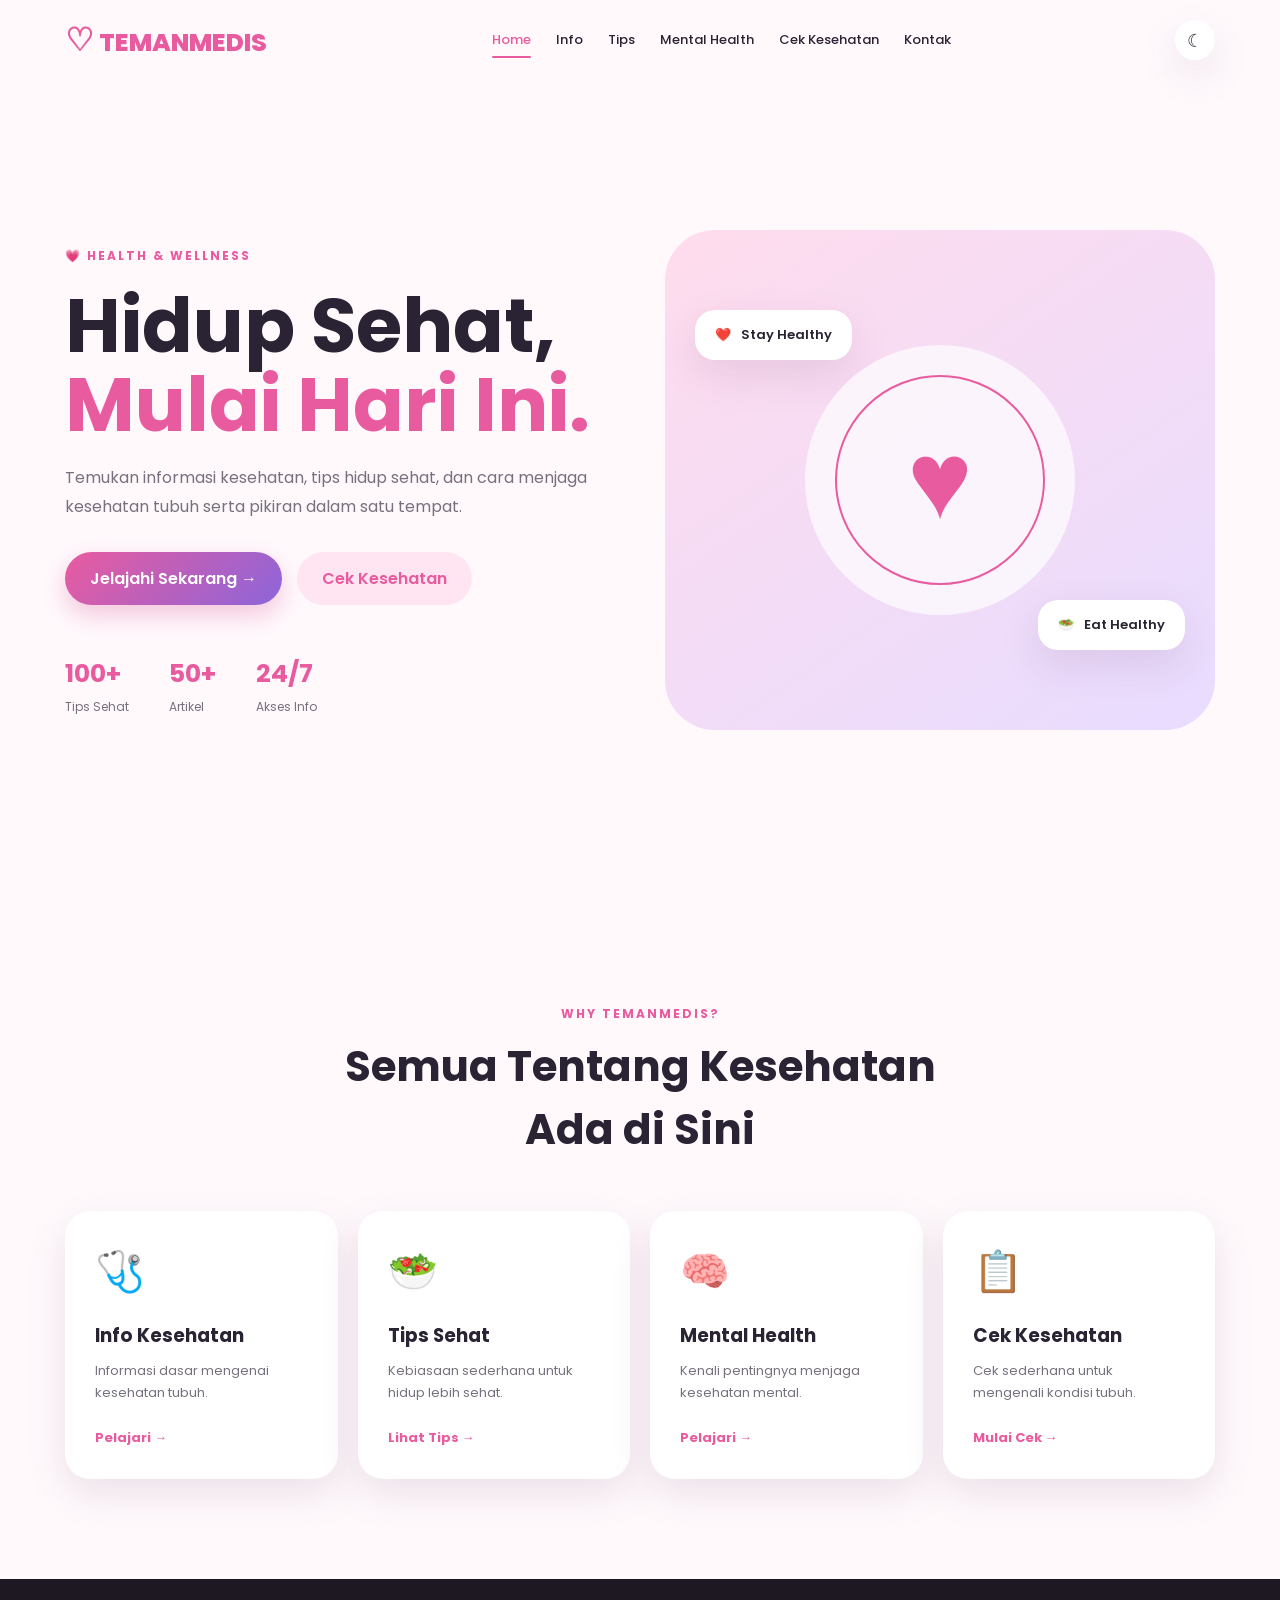
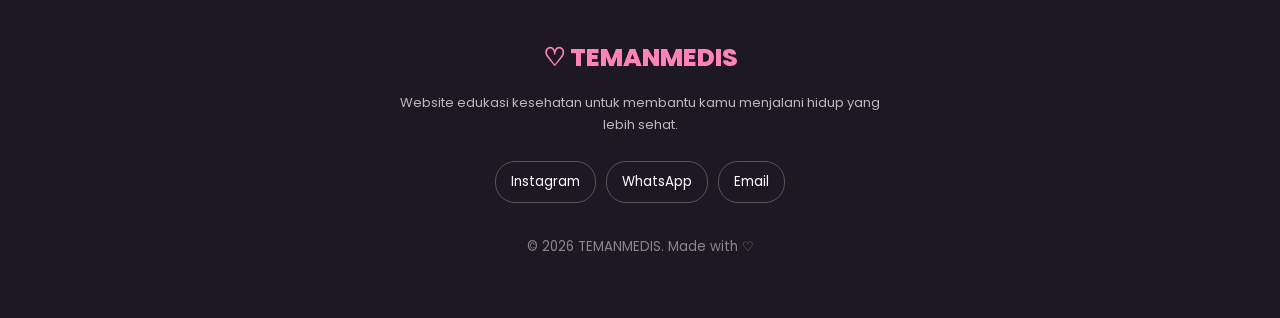
<file: index.html>
<!DOCTYPE html>
<html lang="id">

<head>
    <meta charset="UTF-8">
    <meta name="viewport" content="width=device-width, initial-scale=1.0">

    <title>TEMANMEDIS - Home</title>

    <link rel="stylesheet" href="style.css">

    <link rel="preconnect" href="https://fonts.googleapis.com">
    <link rel="preconnect" href="https://fonts.gstatic.com" crossorigin>

    <link
        href="https://fonts.googleapis.com/css2?family=Poppins:wght@300;400;500;600;700;800&display=swap"
        rel="stylesheet">
</head>

<body>

    <!-- LOADING -->
    <div class="loader" id="loader">
        <div class="loader-heart">♥</div>
        <p>Menyiapkan TEMANMEDIS...</p>
    </div>


    <!-- NAVBAR -->
    <header>
        <nav class="navbar">

            <a href="index.html" class="logo">
                <span>♡</span> TEMANMEDIS
            </a>

            <div class="nav-menu" id="navMenu">

                <a href="index.html" class="active">Home</a>

                <a href="info.html">Info</a>

                <a href="tips.html">Tips</a>

                <a href="mental.html">Mental Health</a>

                <a href="check.html">Cek Kesehatan</a>

                <a href="contact.html">Kontak</a>

            </div>

            <div class="nav-buttons">

                <button
                    class="theme-btn"
                    id="themeBtn"
                    aria-label="Ganti tema">
                    ☾
                </button>

                <button
                    class="menu-btn"
                    id="menuBtn"
                    aria-label="Buka menu">
                    ☰
                </button>

            </div>

        </nav>
    </header>


    <!-- HERO -->
    <main>

        <section class="hero">

            <div class="hero-text reveal">

                <span class="badge">
                    💗 HEALTH & WELLNESS
                </span>

                <h1>
                    Hidup Sehat,
                    <span>Mulai Hari Ini.</span>
                </h1>

                <p>
                    Temukan informasi kesehatan, tips hidup sehat,
                    dan cara menjaga kesehatan tubuh serta pikiran
                    dalam satu tempat.
                </p>

                <div class="hero-buttons">

                    <a href="info.html" class="btn primary">
                        Jelajahi Sekarang →
                    </a>

                    <a href="check.html" class="btn secondary">
                        Cek Kesehatan
                    </a>

                </div>

                <div class="mini-stats">

                    <div>
                        <strong>100+</strong>
                        <span>Tips Sehat</span>
                    </div>

                    <div>
                        <strong>50+</strong>
                        <span>Artikel</span>
                    </div>

                    <div>
                        <strong>24/7</strong>
                        <span>Akses Info</span>
                    </div>

                </div>

            </div>


            <div class="hero-card reveal">

                <div class="floating-card card-one">
                    ❤️
                    <span>Stay Healthy</span>
                </div>

                <div class="health-circle">

                    <div class="pulse"></div>

                    <div class="heart">
                        ♥️
                    </div>

                </div>

                <div class="floating-card card-two">
                    🥗
                    <span>Eat Healthy</span>
                </div>

            </div>

        </section>


        <!-- FEATURES -->
        <section class="features">

            <div class="section-title reveal">

                <span>WHY TEMANMEDIS?</span>

                <h2>
                    Semua Tentang Kesehatan
                    <br>
                    <b>Ada di Sini</b>
                </h2>

            </div>


            <div class="feature-grid">
                <div class="feature-card reveal">

                    <div class="icon">🩺</div>

                    <h3>
                        Info Kesehatan
                    </h3>

                    <p>
                        Informasi dasar mengenai
                        kesehatan tubuh.
                    </p>

                    <a href="info.html">
                        Pelajari →
                    </a>

                </div>


                <div class="feature-card reveal">

                    <div class="icon">🥗</div>

                    <h3>
                        Tips Sehat
                    </h3>

                    <p>
                        Kebiasaan sederhana untuk
                        hidup lebih sehat.
                    </p>

                    <a href="tips.html">
                        Lihat Tips →
                    </a>

                </div>


                <div class="feature-card reveal">

                    <div class="icon">🧠</div>
                    <h3>
                        Mental Health
                    </h3>

                    <p>
                        Kenali pentingnya menjaga
                        kesehatan mental.
                    </p>

                    <a href="mental.html">
                        Pelajari →
                    </a>

                </div>


                <div class="feature-card reveal">

                    <div class="icon">📋</div>

                    <h3>
                        Cek Kesehatan
                    </h3>

                    <p>
                        Cek sederhana untuk mengenali
                        kondisi tubuh.
                    </p>

                    <a href="check.html">
                        Mulai Cek →
                    </a>

                </div>

            </div>

        </section>

    </main>


    <!-- FOOTER -->
    <footer>

        <div class="footer-logo">
            ♡ TEMANMEDIS
        </div>

        <p>
            Website edukasi kesehatan untuk membantu
            kamu menjalani hidup yang lebih sehat.
        </p>

        <div class="social">

            <button>Instagram</button>
            <button>WhatsApp</button>
            <button>Email</button>

        </div>

        <small>
            © 2026 TEMANMEDIS. Made with ♡
        </small>

    </footer>


    <script src="script.js"></script>

</body>

</html>
</file>
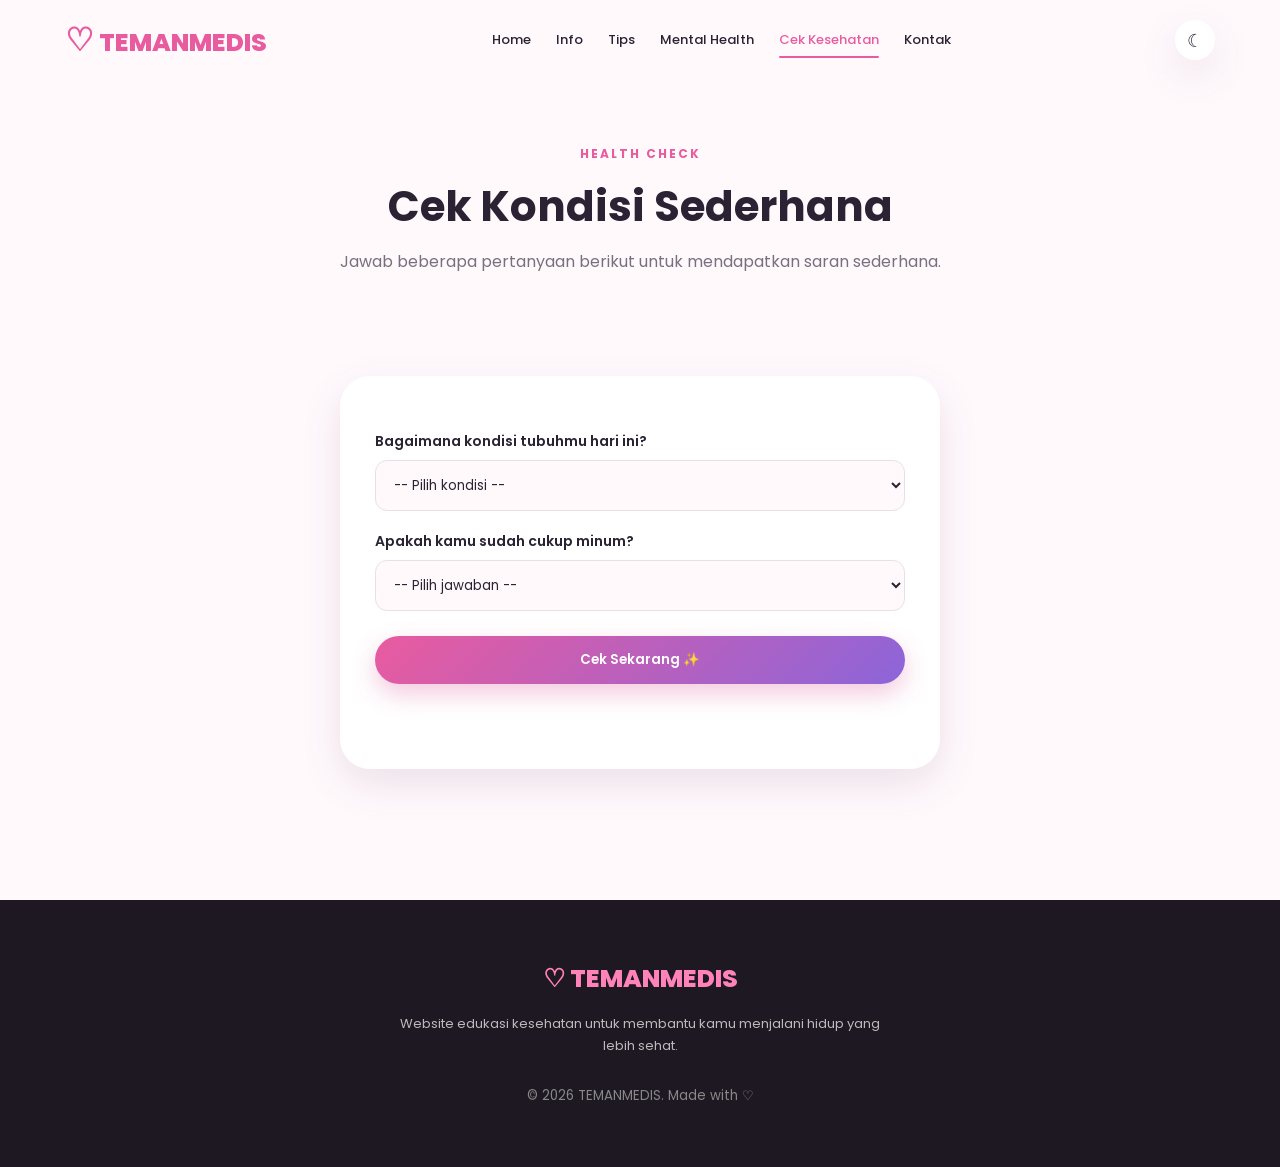
<file: check.html>
<!DOCTYPE html>
<html lang="id">

<head>

    <meta charset="UTF-8">
    <meta name="viewport" content="width=device-width, initial-scale=1.0">

    <title>TEMANMEDIS - Cek Kesehatan</title>

    <link rel="stylesheet" href="style.css">

    <link rel="preconnect" href="https://fonts.googleapis.com">
    <link rel="preconnect" href="https://fonts.gstatic.com" crossorigin>

    <link
        href="https://fonts.googleapis.com/css2?family=Poppins:wght@300;400;500;600;700;800&display=swap"
        rel="stylesheet">

</head>

<body>

    <div class="loader" id="loader">

        <div class="loader-heart">
            ♥
        </div>

        <p>
            Menyiapkan TEMANMEDIS...
        </p>

    </div>


    <header>

        <nav class="navbar">

            <a href="index.html" class="logo">
                <span>♡</span> TEMANMEDIS
            </a>


            <div class="nav-menu" id="navMenu">

                <a href="index.html">
                    Home
                </a>

                <a href="info.html">
                    Info
                </a>

                <a href="tips.html">
                    Tips
                </a>

                <a href="mental.html">
                    Mental Health
                </a>

                <a href="check.html" class="active">
                    Cek Kesehatan
                </a>

                <a href="contact.html">
                    Kontak
                </a>

            </div>


            <div class="nav-buttons">

                <button
                    class="theme-btn"
                    id="themeBtn">
                    ☾
                </button>

                <button
                    class="menu-btn"
                    id="menuBtn">
                    ☰
                </button>

            </div>

        </nav>

    </header>


    <main>

        <section class="check-section">

            <div class="section-title reveal">

                <span>
                    HEALTH CHECK
                </span>

                <h2>
                    Cek Kondisi Sederhana
                </h2>

                <p>
                    Jawab beberapa pertanyaan
                    berikut untuk mendapatkan saran sederhana.
                </p>

            </div>


            <div class="check-box reveal">

                <label for="condition">
                    Bagaimana kondisi tubuhmu hari ini?
                </label>

                <select id="condition">

                    <option value="">
                        -- Pilih kondisi --
                    </option>

                    <option value="baik">
                        Saya merasa baik 😊
                    </option>

                    <option value="lelah">
                        Saya merasa lelah 😴
                    </option>

                    <option value="kurang">
                        Saya kurang sehat 🤒
                    </option>

                </select>


                <label for="water">
                    Apakah kamu sudah cukup minum?
                </label>

                <select id="water">

                    <option value="">
                        -- Pilih jawaban --
                    </option>

                    <option value="yes">
                        Sudah 💧
                    </option>

                    <option value="no">
                        Belum
                    </option>

                </select>


                <button
                    class="btn primary full"
                    onclick="checkHealth()">

                    Cek Sekarang ✨

                </button>


                <div id="result"></div>

            </div>

        </section>

    </main>


    <footer>

        <div class="footer-logo">
            ♡ TEMANMEDIS
        </div>
  <p>
            Website edukasi kesehatan untuk membantu
            kamu menjalani hidup yang lebih sehat.
        </p>

        <small>
            © 2026 TEMANMEDIS. Made with ♡
        </small>

    </footer>


    <script src="script.js"></script>

</body>

</html>
</file>
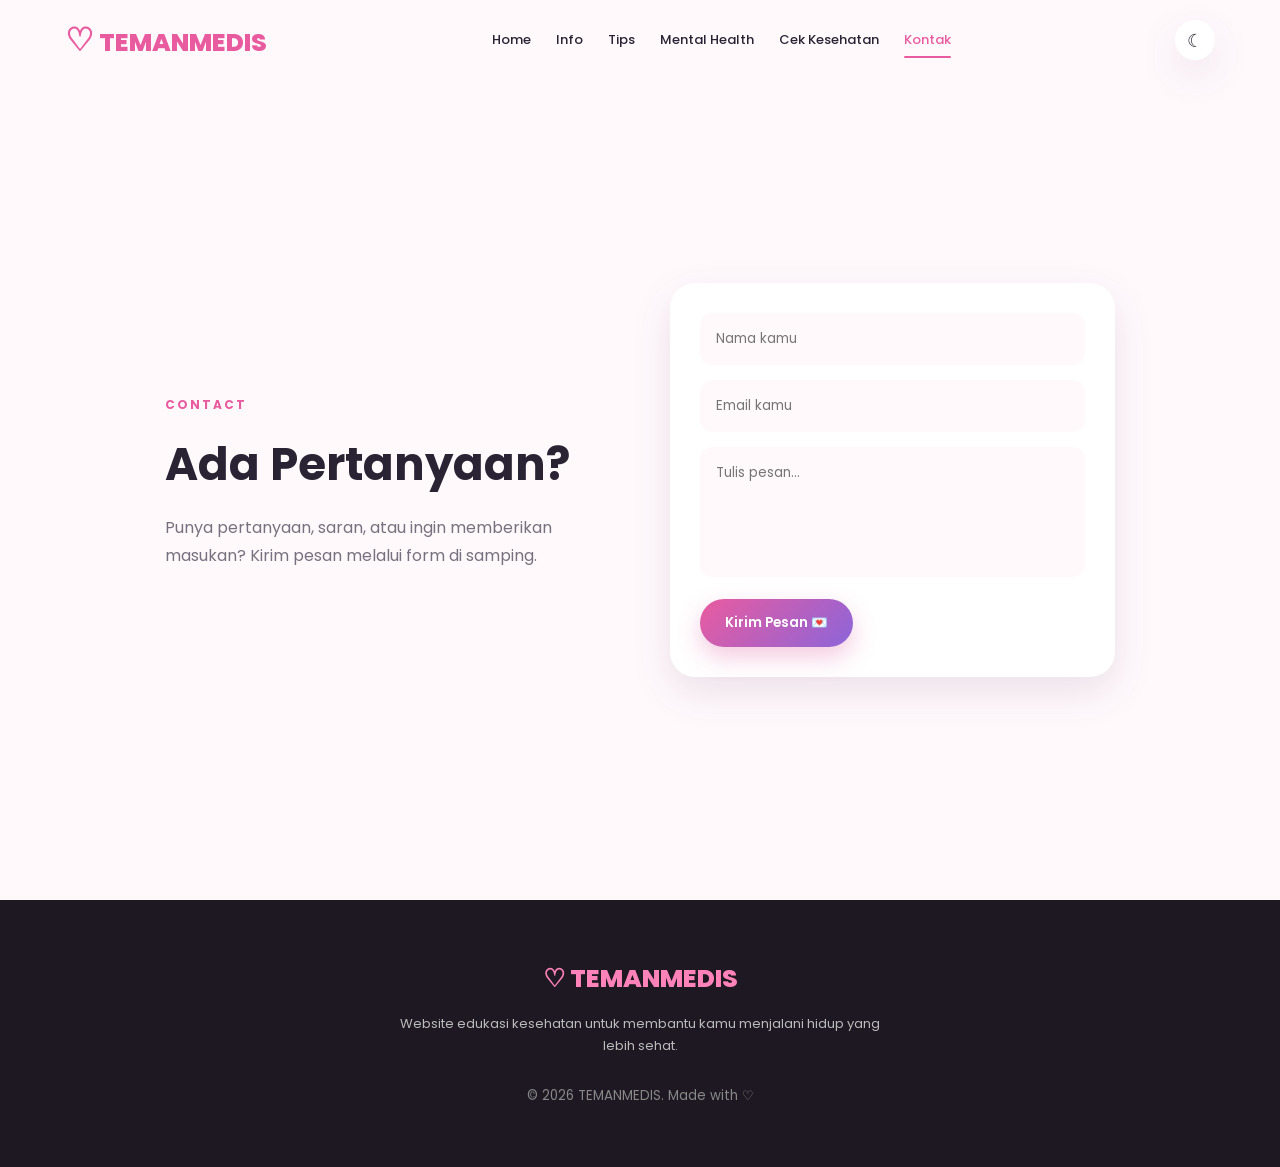
<file: contact.html>
<!DOCTYPE html>
<html lang="id">

<head>

    <meta charset="UTF-8">
    <meta name="viewport" content="width=device-width, initial-scale=1.0">

    <title>TEMANMEDIS - Kontak</title>

    <link rel="stylesheet" href="style.css">

    <link rel="preconnect" href="https://fonts.googleapis.com">
    <link rel="preconnect" href="https://fonts.gstatic.com" crossorigin>

    <link
        href="https://fonts.googleapis.com/css2?family=Poppins:wght@300;400;500;600;700;800&display=swap"
        rel="stylesheet">

</head>

<body>

    <div class="loader" id="loader">

        <div class="loader-heart">
            ♥
        </div>

        <p>
            Menyiapkan TEMANMEDIS...
        </p>

    </div>


    <header>

        <nav class="navbar">

            <a href="index.html" class="logo">
                <span>♡</span> TEMANMEDIS
            </a>


            <div class="nav-menu" id="navMenu">

                <a href="index.html">
                    Home
                </a>

                <a href="info.html">
                    Info
                </a>

                <a href="tips.html">
                    Tips
                </a>

                <a href="mental.html">
                    Mental Health
                </a>

                <a href="check.html">
                    Cek Kesehatan
                </a>

                <a href="contact.html" class="active">
                    Kontak
                </a>

            </div>


            <div class="nav-buttons">

                <button
                    class="theme-btn"
                    id="themeBtn">
                    ☾
                </button>

                <button
                    class="menu-btn"
                    id="menuBtn">
                    ☰
                </button>

            </div>

        </nav>

    </header>


    <main>

        <section class="contact-section">

            <div class="contact-text reveal">

                <span>
                    CONTACT
                </span>

                <h2>
                    Ada Pertanyaan?
                </h2>

                <p>
                    Punya pertanyaan, saran, atau ingin
                    memberikan masukan?
                    Kirim pesan melalui form di samping.
                </p>

            </div>


            <form
                class="contact-form reveal"
                onsubmit="sendMessage(event)">

                <input
                    type="text"
                    id="name"
                    placeholder="Nama kamu"
                    required>


                <input
                    type="email"
                    id="email"
                    placeholder="Email kamu"
                    required>


                <textarea
                    id="message"
                    placeholder="Tulis pesan..."
                    required></textarea>


                <button
                    class="btn primary"
                    type="submit">

                    Kirim Pesan 💌

                </button>

            </form>
  </section>

    </main>


    <footer>

        <div class="footer-logo">
            ♡ TEMANMEDIS
        </div>

        <p>
            Website edukasi kesehatan untuk membantu
            kamu menjalani hidup yang lebih sehat.
        </p>

        <small>
            © 2026 TEMANMEDIS. Made with ♡
        </small>

    </footer>


    <script src="script.js"></script>

</body>

</html>
</file>
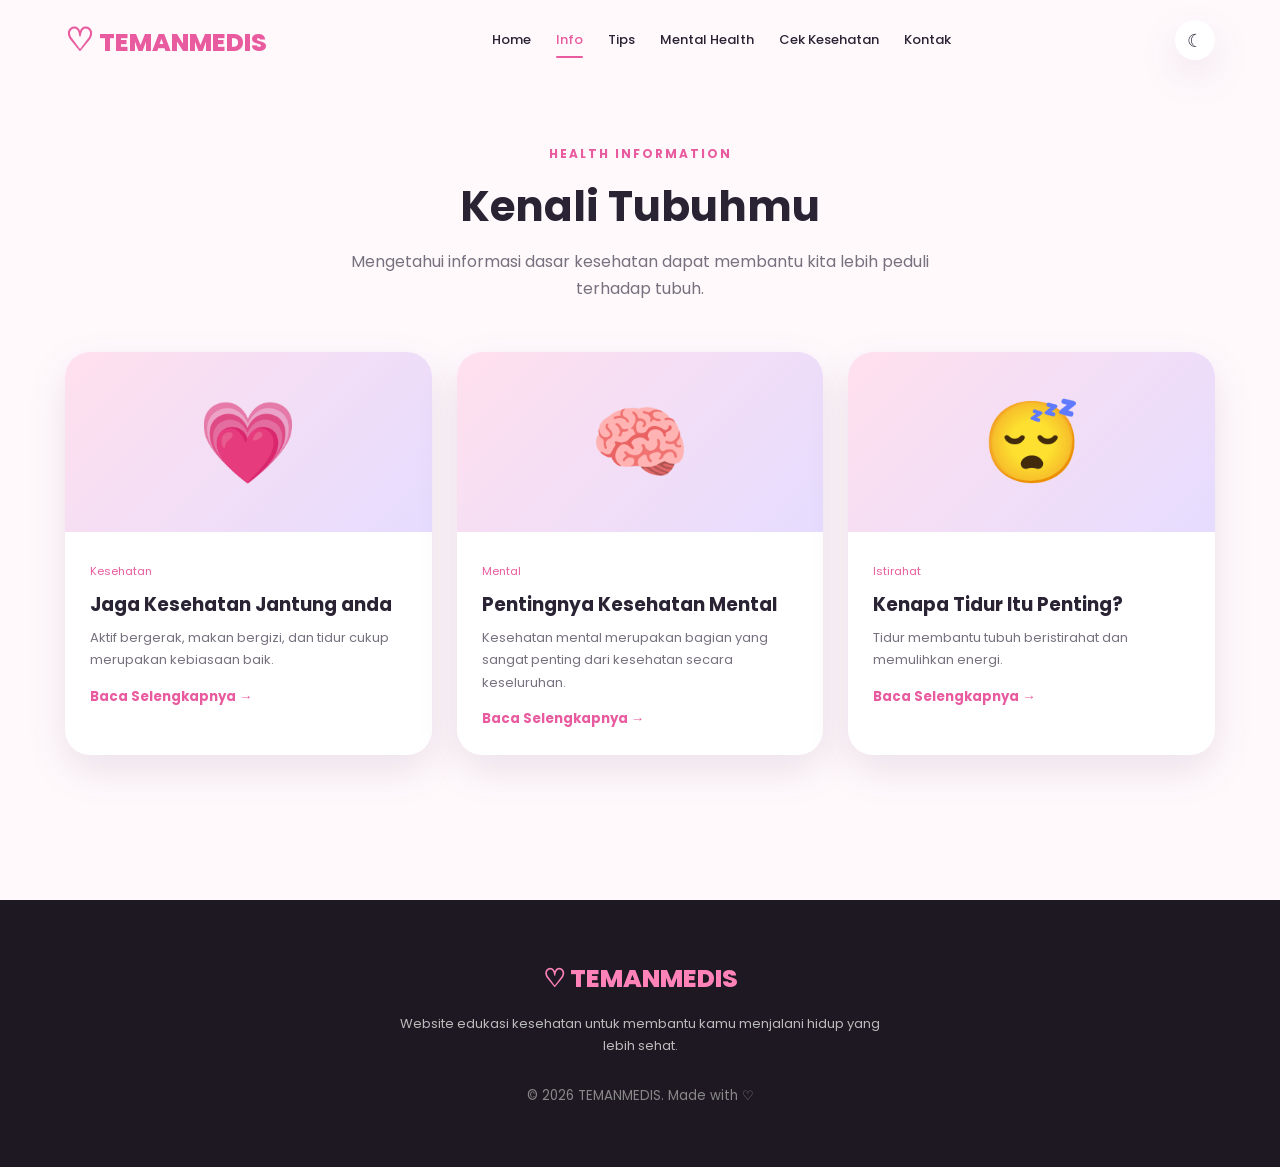
<file: info.html>
<!DOCTYPE html>
<html lang="id">

<head>
    <meta charset="UTF-8">
    <meta name="viewport" content="width=device-width, initial-scale=1.0">

    <title>TEMANMEDIS - Info Kesehatan</title>

    <link rel="stylesheet" href="style.css">

    <link rel="preconnect" href="https://fonts.googleapis.com">
    <link rel="preconnect" href="https://fonts.gstatic.com" crossorigin>

    <link
        href="https://fonts.googleapis.com/css2?family=Poppins:wght@300;400;500;600;700;800&display=swap"
        rel="stylesheet">
</head>

<body>

    <div class="loader" id="loader">
        <div class="loader-heart">♥</div>
        <p>Menyiapkan TEMANMEDIS...</p>
    </div>


    <header>
        <nav class="navbar">

            <a href="index.html" class="logo">
                <span>♡</span> TEMANMEDIS
            </a>

            <div class="nav-menu" id="navMenu">

                <a href="index.html">Home</a>
                <a href="info.html" class="active">Info</a>
                <a href="tips.html">Tips</a>
                <a href="mental.html">Mental Health</a>
                <a href="check.html">Cek Kesehatan</a>
                <a href="contact.html">Kontak</a>

            </div>

            <div class="nav-buttons">

                <button class="theme-btn" id="themeBtn">
                    ☾
                </button>

                <button class="menu-btn" id="menuBtn">
                    ☰
                </button>

            </div>

        </nav>
    </header>


    <main>

        <section class="content-section">

            <div class="section-title reveal">

                <span>HEALTH INFORMATION</span>

                <h2>
                    Kenali Tubuhmu
                </h2>

                <p>
                    Mengetahui informasi dasar kesehatan
                    dapat membantu kita lebih peduli terhadap tubuh.
                </p>

            </div>


            <div class="info-grid">

                <article class="info-card reveal">

                    <div class="info-image">
                        💗
                    </div>

                    <div class="info-content">

                        <span>Kesehatan</span>

                        <h3>
                            Jaga Kesehatan Jantung anda
                        </h3>

                        <p>
                            Aktif bergerak, makan bergizi,
                            dan tidur cukup merupakan kebiasaan baik.
                        </p>

                        <button onclick="showInfo('Jantung')">
                            Baca Selengkapnya →
                        </button>

                    </div>

                </article>


                <article class="info-card reveal">

                    <div class="info-image">
                        🧠
                    </div>

                    <div class="info-content">

                        <span>Mental</span>

                        <h3>
                            Pentingnya Kesehatan Mental
                        </h3>

                        <p>
                            Kesehatan mental merupakan bagian yang sangat 
                            penting dari kesehatan secara keseluruhan.
                        </p>

                        <button onclick="showInfo('Mental')">
                            Baca Selengkapnya →
                        </button>

                    </div>

                </article>


                <article class="info-card reveal">

                    <div class="info-image">
                        😴
                    </div>

                    <div class="info-content">

                        <span>Istirahat</span>

                        <h3>
                            Kenapa Tidur Itu Penting?
                        </h3>

                        <p>
                            Tidur membantu tubuh beristirahat
                            dan memulihkan energi.
                        </p>

                        <button onclick="showInfo('Tidur')">
                            Baca Selengkapnya →
                        </button>

                    </div>

                </article>

            </div>

        </section>

    </main>


    <footer>

        <div class="footer-logo">
            ♡ TEMANMEDIS
        </div>

        <p>
            Website edukasi kesehatan untuk membantu
            kamu menjalani hidup yang lebih sehat.
        </p>

        <small>
            © 2026 TEMANMEDIS. Made with ♡
        </small>

    </footer>


    <!-- MODAL -->
    <div class="modal" id="modal">

        <div class="modal-content">

            <button
                class="close"
                onclick="closeModal()">
                ×
            </button>

            <div id="modalIcon">
                💗
            </div>

            <h2 id="modalTitle">
                Informasi
            </h2>

            <p id="modalText"></p>

            <button
                class="btn primary"
                onclick="closeModal()">
                Mengerti ✓
            </button>

        </div>

    </div>

<script src="script.js"></script>

</body>

</html>
</file>
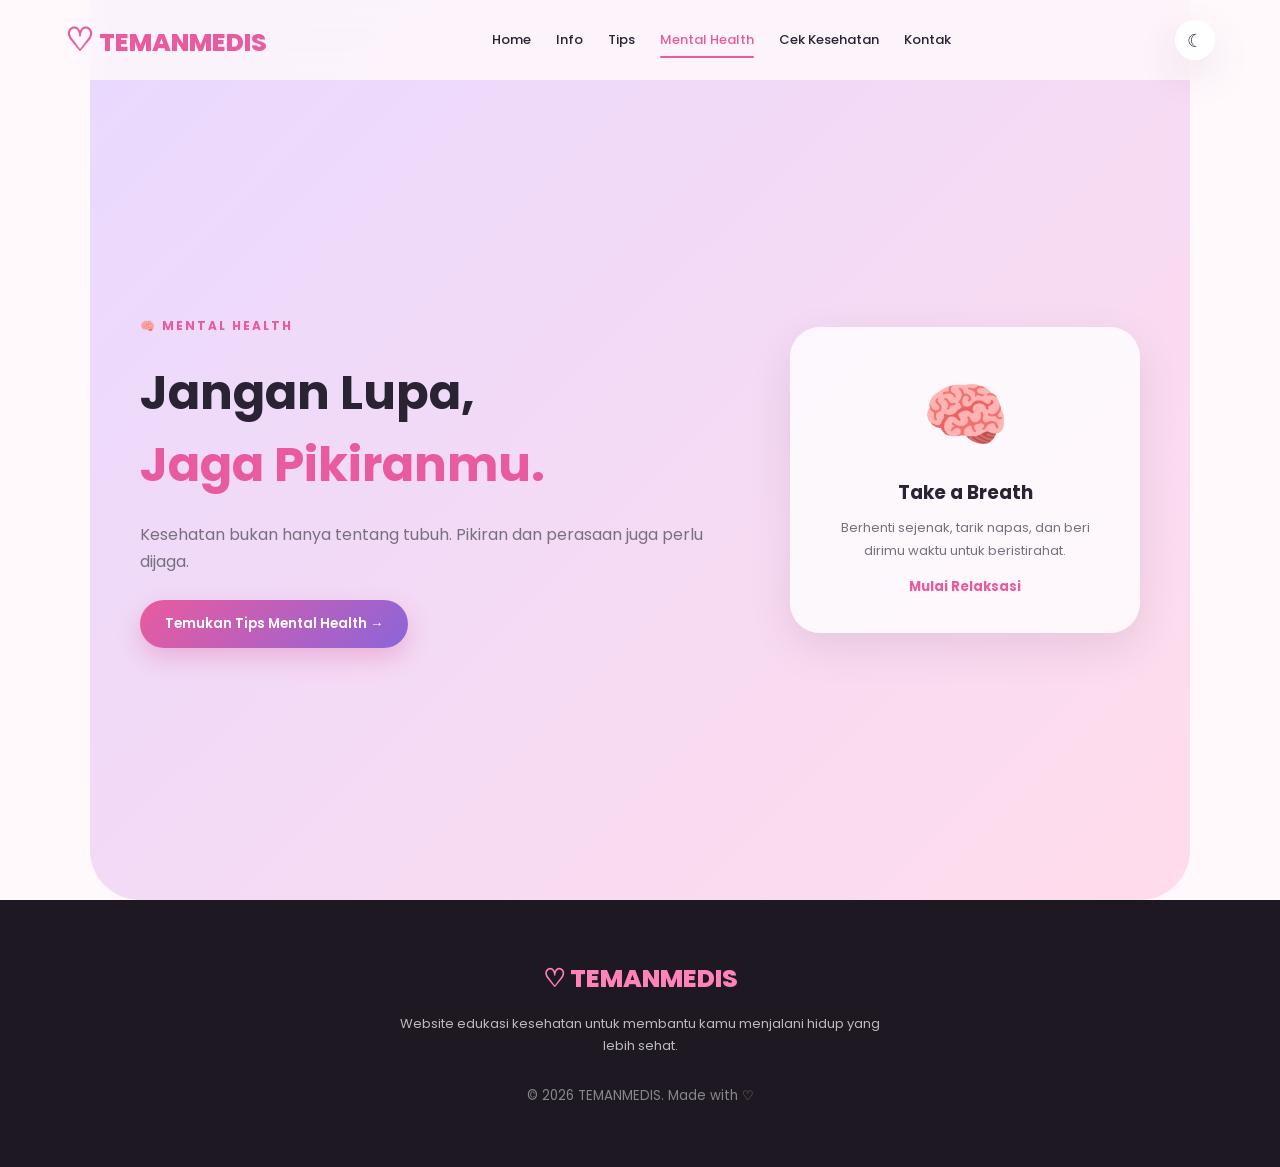
<file: mental.html>
<!DOCTYPE html>
<html lang="id">

<head>

    <meta charset="UTF-8">
    <meta name="viewport" content="width=device-width, initial-scale=1.0">

    <title>TEMANMEDIS - Mental Health</title>

    <link rel="stylesheet" href="style.css">

    <link rel="preconnect" href="https://fonts.googleapis.com">
    <link rel="preconnect" href="https://fonts.gstatic.com" crossorigin>

    <link
        href="https://fonts.googleapis.com/css2?family=Poppins:wght@300;400;500;600;700;800&display=swap"
        rel="stylesheet">

</head>

<body>

    <div class="loader" id="loader">

        <div class="loader-heart">
            ♥
        </div>

        <p>
            Menyiapkan TEMANMEDIS...
        </p>

    </div>


    <header>

        <nav class="navbar">

            <a href="index.html" class="logo">
                <span>♡</span> TEMANMEDIS
            </a>


            <div class="nav-menu" id="navMenu">

                <a href="index.html">
                    Home
                </a>

                <a href="info.html">
                    Info
                </a>

                <a href="tips.html">
                    Tips
                </a>

                <a href="mental.html" class="active">
                    Mental Health
                </a>

                <a href="check.html">
                    Cek Kesehatan
                </a>

                <a href="contact.html">
                    Kontak
                </a>

            </div>


            <div class="nav-buttons">

                <button
                    class="theme-btn"
                    id="themeBtn">
                    ☾
                </button>

                <button
                    class="menu-btn"
                    id="menuBtn">
                    ☰
                </button>

            </div>

        </nav>

    </header>


    <main>

        <section class="mental-section">

            <div class="mental-text reveal">

                <span class="badge">
                    🧠 MENTAL HEALTH
                </span>

                <h2>
                    Jangan Lupa,
                    <span>Jaga Pikiranmu.</span>
                </h2>

                <p>
                    Kesehatan bukan hanya tentang tubuh.
                    Pikiran dan perasaan juga perlu dijaga.
                </p>

                <button
                    class="btn primary"
                    onclick="mentalMessage()">

                    Temukan Tips Mental Health →

                </button>

            </div>


            <div class="mental-box reveal">

                <div class="brain">
                    🧠
                </div>

                <h3>
                    Take a Breath
                </h3>

                <p>
                    Berhenti sejenak, tarik napas,
                    dan beri dirimu waktu untuk beristirahat.
                </p>

                <button onclick="breathingExercise()">
                    Mulai Relaksasi
                </button>

            </div>

        </section>

    </main>


    <footer>

        <div class="footer-logo">
            ♡ TEMANMEDIS
        </div>

        <p>
            Website edukasi kesehatan untuk membantu
            kamu menjalani hidup yang lebih sehat.
        </p>

        <small>
            © 2026 TEMANMEDIS. Made with ♡
        </small>

    </footer>


    <!-- MODAL -->

    <div class="modal" id="modal">

        <div class="modal-content">

            <button
                class="close"
                onclick="closeModal()">
                ×
            </button>

            <div id="modalIcon">
                🧠
            </div>

            <h2 id="modalTitle">
                Informasi
            </h2>

            <p id="modalText"></p>

            <button
                class="btn primary"
                onclick="closeModal()">
                Mengerti ✓
            </button>

        </div>
</div>


    <script src="script.js"></script>

</body>

</html>
</file>
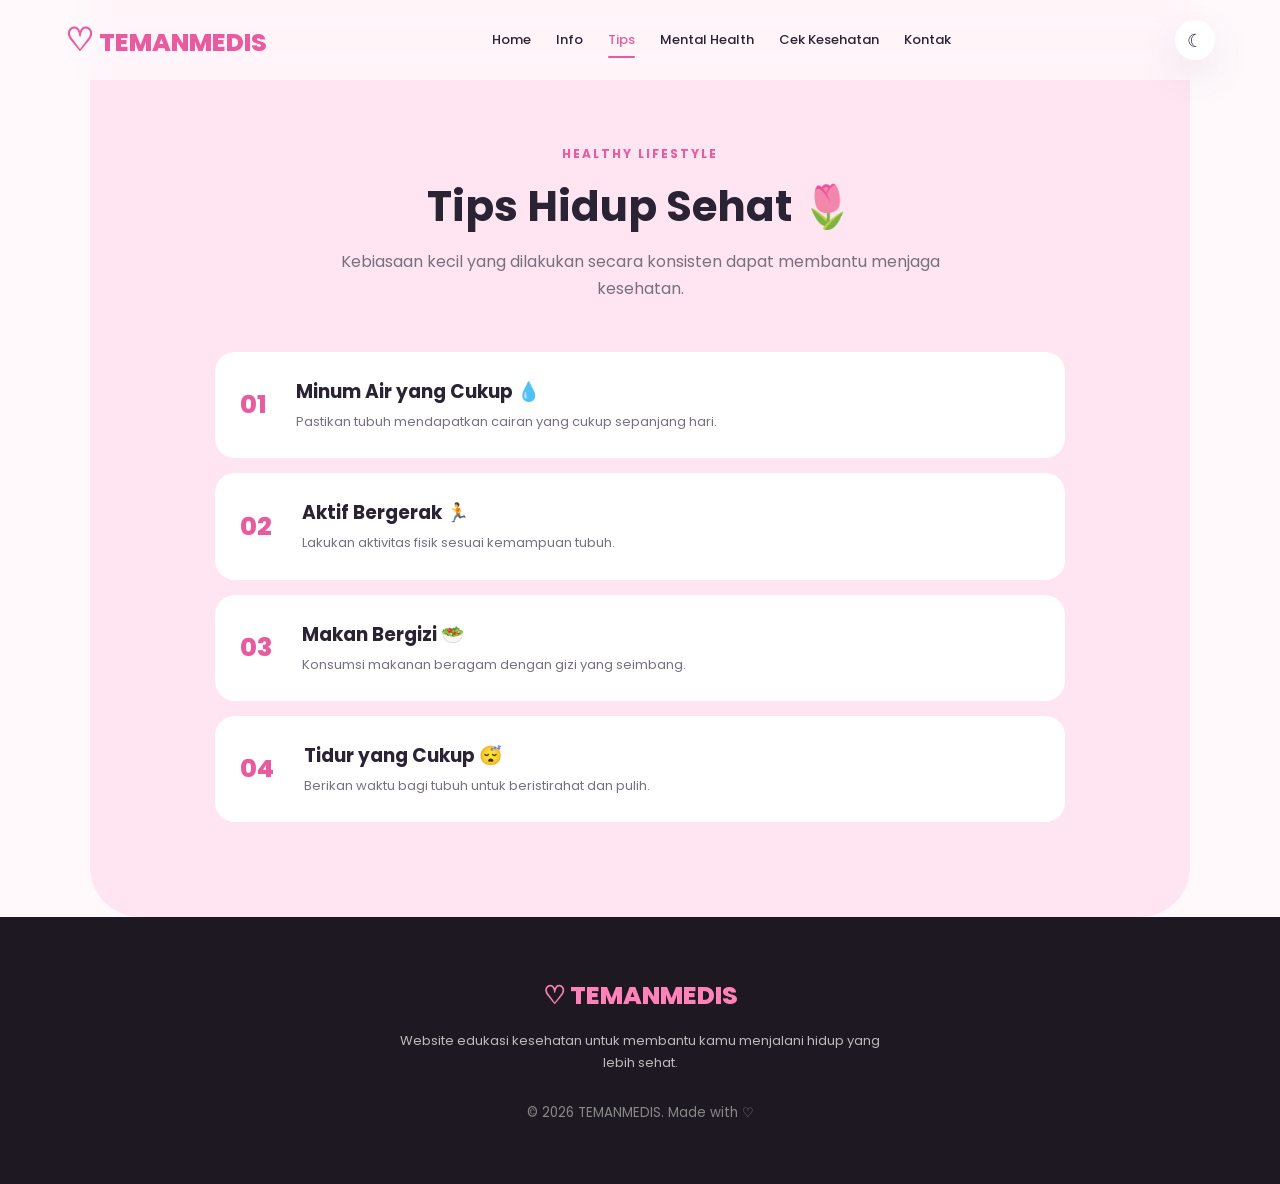
<file: tips.html>
<!DOCTYPE html>
<html lang="id">

<head>

    <meta charset="UTF-8">
    <meta name="viewport" content="width=device-width, initial-scale=1.0">

    <title>TEMANMEDIS - Tips Sehat</title>

    <link rel="stylesheet" href="style.css">

    <link rel="preconnect" href="https://fonts.googleapis.com">
    <link rel="preconnect" href="https://fonts.gstatic.com" crossorigin>

    <link
        href="https://fonts.googleapis.com/css2?family=Poppins:wght@300;400;500;600;700;800&display=swap"
        rel="stylesheet">

</head>

<body>

    <div class="loader" id="loader">

        <div class="loader-heart">
            ♥
        </div>

        <p>
            Menyiapkan TEMANMEDIS...
        </p>

    </div>


    <header>

        <nav class="navbar">

            <a href="index.html" class="logo">
                <span>♡</span> TEMANMEDIS
            </a>


            <div class="nav-menu" id="navMenu">

                <a href="index.html">
                    Home
                </a>

                <a href="info.html">
                    Info
                </a>

                <a href="tips.html" class="active">
                    Tips
                </a>

                <a href="mental.html">
                    Mental Health
                </a>

                <a href="check.html">
                    Cek Kesehatan
                </a>

                <a href="contact.html">
                    Kontak
                </a>

            </div>


            <div class="nav-buttons">

                <button
                    class="theme-btn"
                    id="themeBtn">
                    ☾
                </button>

                <button
                    class="menu-btn"
                    id="menuBtn">
                    ☰
                </button>

            </div>

        </nav>

    </header>


    <main>

        <section class="tips-section">

            <div class="section-title reveal">

                <span>
                    HEALTHY LIFESTYLE
                </span>

                <h2>
                    Tips Hidup Sehat 🌷
                </h2>

                <p>
                    Kebiasaan kecil yang dilakukan
                    secara konsisten dapat membantu
                    menjaga kesehatan.
                </p>

            </div>


            <div class="tips-container">

                <div class="tip reveal">

                    <span>
                        01
                    </span>

                    <div>

                        <h3>
                            Minum Air yang Cukup 💧
                        </h3>

                        <p>
                            Pastikan tubuh mendapatkan
                            cairan yang cukup sepanjang hari.
                        </p>

                    </div>

                </div>


                <div class="tip reveal">

                    <span>
                        02
                    </span>

                    <div>

                        <h3>
                            Aktif Bergerak 🏃
                        </h3>

                        <p>
                            Lakukan aktivitas fisik
                            sesuai kemampuan tubuh.
                        </p>

                    </div>

                </div>


                <div class="tip reveal">

                    <span>
                        03
                    </span>

                    <div>

                        <h3>
                            Makan Bergizi 🥗
                        </h3>

                        <p>
                            Konsumsi makanan beragam
                            dengan gizi yang seimbang.
                        </p>

                    </div>

                </div>


                <div class="tip reveal">

                    <span>
                        04
                    </span>

                    <div>

                        <h3>
                            Tidur yang Cukup 😴
                        </h3>

                        <p>
                            Berikan waktu bagi tubuh
                            untuk beristirahat dan pulih.
                        </p>

                    </div>

                </div>

            </div>

        </section>

    </main>

<footer>

        <div class="footer-logo">
            ♡ TEMANMEDIS
        </div>

        <p>
            Website edukasi kesehatan untuk membantu
            kamu menjalani hidup yang lebih sehat.
        </p>

        <small>
            © 2026 TEMANMEDIS. Made with ♡
        </small>

    </footer>


    <script src="script.js"></script>

</body>

</html>
</file>
<file: style.css>
* {
    margin: 0;
    padding: 0;
    box-sizing: border-box;
}

html {
    scroll-behavior: smooth;
}

body {
    font-family: "Poppins", sans-serif;
    background: var(--bg);
    color: var(--text);
    transition: background 0.4s ease, color 0.4s ease;
    overflow-x: hidden;
}

a {
    text-decoration: none;
    color: inherit;
}

button,
input,
textarea,
select {
    font-family: inherit;
}


/* ================================
   VARIABLES
================================ */

:root {
    --pink: #e95b9f;
    --pink-light: #ffe5f1;
    --purple: #8c65d9;
    --text: #292334;
    --muted: #77717f;
    --white: #ffffff;
    --bg: #fff9fc;
    --card: #ffffff;
    --border: #eadfe7;
    --shadow: 0 15px 40px rgba(100, 50, 100, 0.12);
}

body.dark {
    --text: #f7eff7;
    --muted: #c7bec9;
    --white: #211d27;
    --bg: #17131c;
    --card: #241f2b;
    --pink-light: #392333;
    --border: #403747;
    --shadow: 0 15px 40px rgba(0, 0, 0, 0.3);
}


/* ================================
   LOADER
================================ */

.loader {
    position: fixed;
    inset: 0;
    background: var(--bg);
    z-index: 9999;
    display: flex;
    justify-content: center;
    align-items: center;
    flex-direction: column;
    transition: opacity 0.6s ease, visibility 0.6s ease;
}

.loader.hide {
    opacity: 0;
    visibility: hidden;
    pointer-events: none;
}

.loader-heart {
    color: var(--pink);
    font-size: 70px;
    animation: heartbeat 1s infinite;
}

.loader p {
    margin-top: 10px;
    color: var(--muted);
    font-size: 13px;
}


/* ================================
   ANIMATION
================================ */

@keyframes heartbeat {
    50% {
        transform: scale(1.3);
    }
}

@keyframes floating {
    50% {
        transform: translateY(-12px);
    }
}

@keyframes pulse {
    to {
        transform: scale(1.5);
        opacity: 0;
    }
}


/* ================================
   NAVBAR
================================ */

header {
    position: fixed;
    top: 0;
    left: 0;
    width: 100%;
    z-index: 1000;
    background: rgba(255, 249, 252, 0.8);
    backdrop-filter: blur(15px);
}

body.dark header {
    background: rgba(23, 19, 28, 0.8);
}

.navbar {
    max-width: 1200px;
    height: 80px;
    margin: auto;
    padding: 0 25px;
    display: flex;
    align-items: center;
    justify-content: space-between;
}


/* LOGO */

.logo {
    font-size: 25px;
    font-weight: 800;
    color: var(--pink);
    white-space: nowrap;
}

.logo span {
    font-size: 32px;
}


/* MENU */

.nav-menu {
    display: flex;
    align-items: center;
    gap: 25px;
}

.nav-menu a {
    position: relative;
    font-size: 13px;
    font-weight: 500;
    color: var(--text);
    transition: 0.3s;
}

.nav-menu a:hover,
.nav-menu a.active {
    color: var(--pink);
}

.nav-menu a.active::after {
    content: "";
    position: absolute;
    left: 0;
    bottom: -8px;
    width: 100%;
    height: 2px;
    background: var(--pink);
    border-radius: 10px;
}


/* BUTTON NAV */

.nav-buttons {
    display: flex;
    align-items: center;
    gap: 10px;
}

.theme-btn,
.menu-btn {
    border: none;
    background: var(--card);
    color: var(--text);
    box-shadow: var(--shadow);
    width: 40px;
    height: 40px;
    border-radius: 50%;
    cursor: pointer;
    font-size: 18px;
    transition: 0.3s;
}

.theme-btn:hover,
.menu-btn:hover {
    transform: translateY(-3px);
    color: var(--pink);
}

.menu-btn {
    display: none;
}


/* ================================
   BUTTON
================================ */

.btn {
    display: inline-flex;
    align-items: center;
    justify-content: center;
    border: none;
    cursor: pointer;
    padding: 14px 25px;
    border-radius: 50px;
    font-family: inherit;
    font-weight: 600;
    transition: 0.3s;
}

.btn:hover {
    transform: translateY(-5px);
}

.primary {
    background: linear-gradient(
        135deg,
        var(--pink),
        var(--purple)
    );
    color: white;
    box-shadow: 0 10px 25px rgba(220, 80, 150, 0.3);
}

.secondary {
    background: var(--pink-light);
    color: var(--pink);
}


/* ================================
   HOME / HERO
================================ */

.hero {
    min-height: 100vh;
    max-width: 1200px;
    margin: auto;
    padding: 130px 25px 70px;
    display: grid;
    grid-template-columns: 1fr 1fr;
    align-items: center;
    gap: 50px;
}

.badge,
.section-title span,
.contact-text > span {
    color: var(--pink);
    font-size: 12px;
    font-weight: 700;
    letter-spacing: 2px;
}

.hero h1 {
    font-size: clamp(45px, 6vw, 75px);
    line-height: 1.05;
    margin: 20px 0;
}

.hero h1 span,
.mental-text h2 span {
    display: block;
    color: var(--pink);
}

.hero-text > p {
    color: var(--muted);
    max-width: 550px;
    line-height: 1.8;
}

.hero-buttons {
    display: flex;
    gap: 15px;
    margin-top: 30px;
    flex-wrap: wrap;
}

.mini-stats {
    display: flex;
    gap: 40px;
    margin-top: 50px;
}

.mini-stats strong {
    display: block;
    font-size: 25px;
    color: var(--pink);
}

.mini-stats span {
    color: var(--muted);
    font-size: 12px;
}


/* ================================
   HERO ART
================================ */

.hero-card {
    height: 500px;
    background: linear-gradient(145deg, #ffdced, #e8dcff);
    border-radius: 50px;
    position: relative;
    display: flex;
    justify-content: center;
    align-items: center;
    overflow: hidden;
    animation: floating 4s ease-in-out infinite;
}

.health-circle {
    width: 270px;
    height: 270px;
    border-radius: 50%;
    background: rgba(255, 255, 255, 0.7);
    display: flex;
    justify-content: center;
    align-items: center;
    position: relative;
}

.heart {
    font-size: 110px;
    color: var(--pink);
    animation: heartbeat 1.3s infinite;
}

.pulse {
    position: absolute;
    inset: 30px;
    border: 2px solid var(--pink);
    border-radius: 50%;
    animation: pulse 2s infinite;
}

.floating-card {
    position: absolute;
    background: white;
    padding: 15px 20px;
    border-radius: 20px;
    box-shadow: var(--shadow);
    display: flex;
    gap: 10px;
    align-items: center;
    font-size: 13px;
    font-weight: 600;
}

.card-one {
    top: 80px;
    left: 30px;
}

.card-two {
    bottom: 80px;
    right: 30px;
}


/* ================================
   MAIN
================================ */

main {
    min-height: calc(100vh - 80px);
}


/* ================================
   SECTION TITLE
================================ */

.section-title {
    text-align: center;
    margin-bottom: 50px;
}

.section-title h2 {
    font-size: 42px;
    margin: 10px 0;
}

.section-title p {
    color: var(--muted);
    max-width: 650px;
    margin: auto;
    line-height: 1.7;
}


/* ================================
   FEATURES
================================ */

.features {
    max-width: 1200px;
    margin: auto;
    padding: 100px 25px;
}

.feature-grid {
    display: grid;
    grid-template-columns: repeat(4, 1fr);
    gap: 20px;
}

.feature-card {
    background: var(--card);
    padding: 30px;
    border-radius: 25px;
    box-shadow: var(--shadow);
    transition: 0.4s;
}

.feature-card:hover {
    transform: translateY(-12px);
}

.icon {
    font-size: 40px;
    margin-bottom: 20px;
}

.feature-card p {
    color: var(--muted);
    font-size: 13px;
    line-height: 1.7;
    margin: 10px 0 20px;
}

.feature-card a {
    color: var(--pink);
    font-size: 13px;
    font-weight: 700;
}


/* ================================
   INFO
================================ */

.content-section {
    min-height: 100vh;
    max-width: 1200px;
    margin: auto;
    padding: 140px 25px 80px;
}

.info-grid {
    display: grid;
    grid-template-columns: repeat(3, 1fr);
    gap: 25px;
}

.info-card {
    overflow: hidden;
    background: var(--card);
    border-radius: 25px;
    box-shadow: var(--shadow);
    transition: 0.4s;
}

.info-card:hover {
    transform: translateY(-10px);
}

.info-image {
    height: 180px;
    display: flex;
    justify-content: center;
    align-items: center;
    font-size: 80px;
    background: linear-gradient(
        135deg,
        #ffe0ed,
        #e6dcff
    );
}

.info-content {
    padding: 25px;
}

.info-content span {
    color: var(--pink);
    font-size: 11px;
}

.info-content h3 {
    margin: 8px 0;
}

.info-content p {
    color: var(--muted);
    font-size: 13px;
    line-height: 1.7;
}

.info-content button,
.mental-box button {
    border: none;
    background: none;
    color: var(--pink);
    font-weight: 700;
    cursor: pointer;
    margin-top: 15px;
}


/* ================================
   TIPS
================================ */

.tips-section {
    min-height: 100vh;
    max-width: 1100px;
    margin: 0 auto;
    padding: 140px 40px 80px;
    background: var(--pink-light);
    border-radius: 0 0 50px 50px;
}

.tips-container {
    max-width: 850px;
    margin: auto;
}

.tip {
    display: flex;
    gap: 30px;
    padding: 25px;
    margin-bottom: 15px;
    background: var(--card);
    border-radius: 20px;
    align-items: center;
    transition: 0.3s;
}

.tip:hover {
    transform: translateX(10px);
}

.tip > span {
    color: var(--pink);
    font-size: 25px;
    font-weight: 800;
}

.tip h3 {
    margin-bottom: 5px;
}

.tip p {
    color: var(--muted);
    font-size: 13px;
    line-height: 1.7;
}


/* ================================
   MENTAL HEALTH
================================ */

.mental-section {
    min-height: 100vh;
    max-width: 1100px;
    margin: auto;
    padding: 140px 50px 80px;
    display: grid;
    grid-template-columns: 1fr 350px;
    gap: 60px;
    align-items: center;
    background: linear-gradient(
        135deg,
        #e9d9ff,
        #ffdceb
    );
    border-radius: 0 0 50px 50px;
}

.mental-text h2 {
    font-size: 48px;
    margin: 20px 0;
}

.mental-text p {
    color: var(--muted);
    margin-bottom: 25px;
    line-height: 1.7;
}

.mental-box {
    background: rgba(255, 255, 255, 0.8);
    padding: 35px;
    border-radius: 30px;
    text-align: center;
    box-shadow: var(--shadow);
}

.brain {
    font-size: 70px;
    animation: floating 3s infinite;
}

.mental-box h3 {
    margin: 10px 0;
}

.mental-box p {
    color: var(--muted);
    font-size: 13px;
    line-height: 1.7;
}


/* ================================
   CHECK
================================ */

.check-section {
    min-height: 100vh;
    max-width: 1000px;
    margin: auto;
    padding: 140px 25px 80px;
    display: flex;
    flex-direction: column;
    justify-content: center;
}

.check-box {
    width: 100%;
    max-width: 600px;
    margin: auto;
    background: var(--card);
    padding: 35px;
    border-radius: 30px;
    box-shadow: var(--shadow);
}

.check-box label {
    display: block;
    font-size: 14px;
    font-weight: 600;
    margin: 20px 0 8px;
}

select {
    width: 100%;
    padding: 14px;
    border-radius: 12px;
    border: 1px solid var(--border);
    outline: none;
    background: var(--bg);
    color: var(--text);
    cursor: pointer;
}

.full {
    width: 100%;
    margin-top: 25px;
}

#result {
    margin-top: 20px;
    padding: 15px;
    border-radius: 15px;
    text-align: center;
    font-size: 13px;
    line-height: 1.6;
}


/* ================================
   CONTACT
================================ */

.contact-section {
    min-height: 100vh;
    max-width: 1000px;
    margin: auto;
    padding: 140px 25px 80px;
    display: grid;
    grid-template-columns: 1fr 1fr;
    gap: 60px;
    align-items: center;
}

.contact-text h2 {
    font-size: 45px;
    margin: 15px 0;
}

.contact-text p {
    color: var(--muted);
    line-height: 1.7;
}

.contact-form {
    background: var(--card);
    padding: 30px;
    border-radius: 25px;
    box-shadow: var(--shadow);
}

.contact-form input,
.contact-form textarea {
    width: 100%;
    border: 1px solid transparent;
    outline: none;
    background: var(--bg);
    padding: 15px;
    border-radius: 12px;
    margin-bottom: 15px;
    color: var(--text);
    font-family: inherit;
    transition: 0.3s;
}

.contact-form input:focus,
.contact-form textarea:focus {
    border-color: var(--pink);
}

.contact-form textarea {
    height: 130px;
    resize: none;
}


/* ================================
   FOOTER
================================ */

footer {
    text-align: center;
    padding: 60px 25px;
    background: #1e1823;
    color: white;
}

.footer-logo {
    font-size: 25px;
    font-weight: 800;
    color: #ff82b8;
}

footer p {
    color: #bbb;
    font-size: 13px;
    margin: 15px auto 25px;
    max-width: 500px;
    line-height: 1.7;
}

.social {
    display: flex;
    justify-content: center;
    gap: 10px;
    margin-bottom: 30px;
}

.social button {
    border: 1px solid #555;
    background: transparent;
    color: white;
    padding: 10px 15px;
    border-radius: 20px;
    cursor: pointer;
    transition: 0.3s;
}

.social button:hover {
    border-color: #ff82b8;
    color: #ff82b8;
}

footer small {
    color: #888;
}


/* ================================
   MODAL
================================ */

.modal {
    position: fixed;
    inset: 0;
    background: rgba(20, 10, 20, 0.7);
    display: flex;
    justify-content: center;
    align-items: center;
    z-index: 5000;
    opacity: 0;
    visibility: hidden;
    transition: 0.3s;
}

.modal.show {
    opacity: 1;
    visibility: visible;
}

.modal-content {
    background: var(--card);
    width: 100%;
    max-width: 450px;
    margin: 20px;
    padding: 40px;
    border-radius: 30px;
    text-align: center;
    transform: scale(0.7);
    transition: 0.3s;
}

.modal.show .modal-content {
    transform: scale(1);
}

.modal-content #modalIcon {
    font-size: 60px;
}

.modal-content p {
    color: var(--muted);
    margin: 20px 0;
    line-height: 1.7;
}

.close {
    float: right;
    border: none;
    background: none;
    font-size: 30px;
    cursor: pointer;
    color: var(--text);
}


/* ================================
   REVEAL
================================ */

.reveal {
    opacity: 0;
    transform: translateY(40px);
    transition: 0.8s ease;
}

.reveal.active {
    opacity: 1;
    transform: translateY(0);
}


/* ================================
   TABLET
================================ */

@media (max-width: 900px) {

    .nav-menu {
        position: absolute;
        top: 75px;
        left: 20px;
        right: 20px;

        background: var(--card);

        padding: 25px;

        border-radius: 20px;

        box-shadow: var(--shadow);

        flex-direction: column;
        align-items: flex-start;

        display: none;
    }

    .nav-menu.show {
        display: flex;
    }

    .nav-menu a.active::after {
        display: none;
    }

    .menu-btn {
        display: block;
    }


    /* HERO */

    .hero {
        grid-template-columns: 1fr;
        text-align: center;
    }

    .hero-text > p {
        margin: auto;
    }

    .hero-buttons {
        justify-content: center;
    }

    .mini-stats {
        justify-content: center;
    }

    .hero-card {
        height: 400px;
    }


    /* FEATURES */

    .feature-grid {
        grid-template-columns: repeat(2, 1fr);
    }


    /* INFO */

    .info-grid {
        grid-template-columns: 1fr;
    }


    /* MENTAL */

    .mental-section {
        grid-template-columns: 1fr;
        text-align: center;
        padding: 130px 35px 70px;
    }


    /* CONTACT */

    .contact-section {
        grid-template-columns: 1fr;
        text-align: center;
    }

}


/* ================================
   MOBILE
================================ */

@media (max-width: 600px) {

    /* NAVBAR */

    .navbar {
        height: 70px;
        padding: 0 18px;
    }

    .logo {
        font-size: 20px;
    }

    .logo span {
        font-size: 27px;
    }


    /* HERO */

    .hero {
        padding: 110px 20px 60px;
    }

    .hero h1 {
        font-size: 45px;
    }

    .hero-card {
        height: 330px;
        border-radius: 35px;
    }

    .health-circle {
        width: 210px;
        height: 210px;
    }

    .heart {
        font-size: 80px;
    }

    .floating-card {
        padding: 10px 14px;
        font-size: 11px;
    }

    .card-one {
        top: 40px;
        left: 15px;
    }

    .card-two {
        bottom: 40px;
        right: 15px;
    }


    /* STATS */

    .mini-stats {
        gap: 20px;
    }


    /* SECTION */

    .section-title h2 {
        font-size: 32px;
    }


    /* FEATURES */

    .features {
        padding: 70px 20px;
    }

    .feature-grid {
        grid-template-columns: 1fr;
    }


    /* INFO */

    .content-section {
        padding: 110px 20px 60px;
    }


    /* TIPS */

    .tips-section {
        padding: 110px 20px 60px;
        border-radius: 0 0 30px 30px;
    }

    .tip {
        gap: 15px;
        padding: 20px;
    }

    .tip > span {
        font-size: 20px;
    }


    /* MENTAL */

    .mental-section {
        padding: 110px 20px 60px;
        border-radius: 0 0 30px 30px;
    }

    .mental-text h2 {
        font-size: 38px;
    }


    /* CHECK */

    .check-section {
        padding: 110px 20px 60px;
    }

    .check-box {
        padding: 25px 20px;
    }


    /* CONTACT */

    .contact-section {
        padding: 110px 20px 60px;
    }

    .contact-text h2 {
        font-size: 38px;
    }


    /* MODAL */

    .modal-content {
        padding: 30px 25px;
    }


    /* FOOTER */

    footer {
        padding: 50px 20px;
    }

}
</file>
